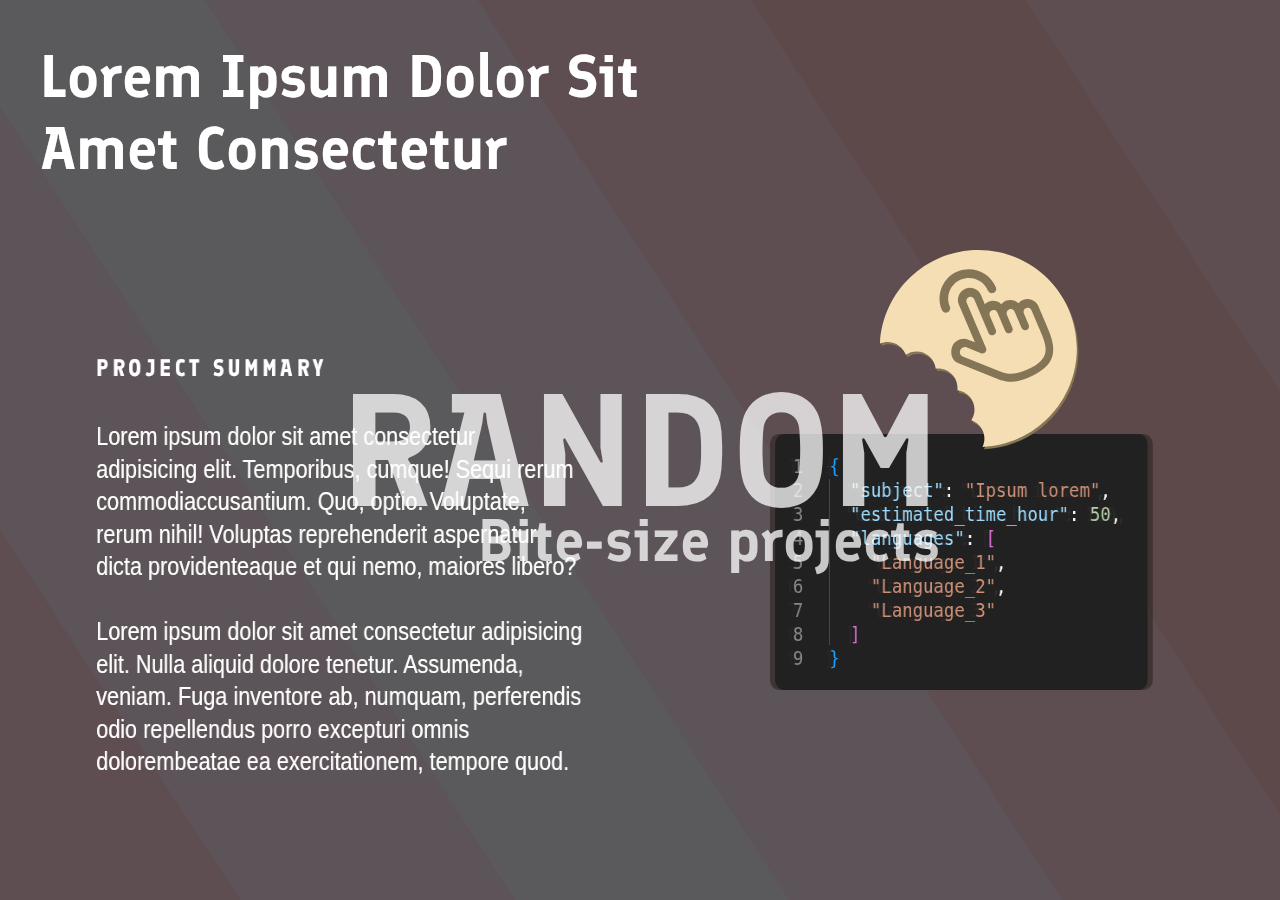
<file: pages/projects.html>
<!DOCTYPE html>
<html lang="fr">

<head>
    <title>Shade - Projects</title>
    <link rel="stylesheet" href="../style/css/base.css" />
    <link rel="stylesheet" href="../style/css/style-projects.css" />
    <!-- Tab icon -->
    <link href="../ressources/icons/tab-icon-light.svg" rel="icon" media="(prefers-color-scheme: light)" />
    <link href="../ressources/icons/tab-icon-dark.svg" rel="icon" media="(prefers-color-scheme: dark)" />
    <!-- Tab color -->
    <meta name="theme-color" content="#333">
    <meta name="msapplication-navbutton-color" content="#333">
    <meta name="apple-mobile-web-app-status-bar-style" content="#333">
    <meta name="viewport" content="width=device-width, initial-scale=1.0">
    <!-- Font awesome import -->
    <link rel="stylesheet" href="https://cdnjs.cloudflare.com/ajax/libs/font-awesome/4.7.0/css/font-awesome.min.css">
</head>

<body class="preload">
    <main id="projects-section">
        <div id="stripes">
            <div class="stripe"></div>
        </div>
        <h1 class="project-section-title">
            Random
        </h1>
        <button id="project-choice-btn" onclick="chooseProject()">
            <svg viewBox="0 0 255 255" xmlns="http://www.w3.org/2000/svg">
                <path
                    d="M 253 128.58 C 253 141.439 251.067 153.847 247.476 165.529 C 232.194 215.241 186.884 251.805 132.712 254.05 C 134.271 250.818 135.147 247.192 135.147 243.362 C 135.147 232.512 128.128 223.3 118.382 220.02 C 120.981 216.117 122.496 211.431 122.496 206.39 C 122.496 193.724 112.933 183.292 100.633 181.919 C 100.761 180.902 100.827 179.864 100.827 178.812 C 100.827 165.213 89.802 154.189 76.203 154.189 C 75.151 154.189 74.114 154.254 73.096 154.382 C 71.723 142.083 61.292 132.52 48.625 132.52 C 43.556 132.52 38.846 134.051 34.931 136.676 C 31.565 127.085 22.431 120.208 11.689 120.208 C 8.249 120.208 4.974 120.913 2 122.187 C 5.329 55.803 60.209 3 127.42 3 C 196.776 3 253 59.224 253 128.58 Z">
                </path>
                <path
                    d="M 251 125.581 C 251 193.161 197.614 248.277 130.712 251.051 C 132.271 247.819 133.147 244.192 133.147 240.362 C 133.147 229.513 126.126 220.3 116.381 217.019 C 118.981 213.117 120.496 208.432 120.496 203.391 C 120.496 190.723 110.933 180.293 98.633 178.919 C 98.762 177.901 98.826 176.864 98.826 175.813 C 98.826 162.213 87.802 151.189 74.202 151.189 C 73.152 151.189 72.114 151.253 71.097 151.383 C 69.722 139.084 59.292 129.52 46.624 129.52 C 41.555 129.52 36.846 131.051 32.931 133.675 C 29.564 124.086 20.432 117.208 9.689 117.208 C 6.249 117.208 2.974 117.912 0 119.187 C 3.33 52.804 58.209 0 125.419 0 C 194.776 0 251 56.224 251 125.581 Z">
                </path>
                <path
                    d="M 196.297 80.503 L 195.979 80.503 C 193.662 80.503 191.505 80.981 189.35 82.099 C 186.875 76.51 181.603 72.996 175.614 72.996 C 173.219 72.996 170.822 73.554 168.667 74.592 C 166.191 69.003 160.92 65.489 154.931 65.489 C 153.015 65.489 151.178 65.808 149.421 66.447 L 149.421 54.15 C 149.421 45.444 142.793 38.657 134.327 38.657 C 125.703 38.657 118.755 45.604 118.755 54.15 L 118.755 106.217 L 112.207 99.749 C 105.977 93.598 95.277 94.638 90.166 99.749 C 85.214 104.699 81.541 115.16 89.128 122.667 L 129.056 162.357 C 129.855 163.156 130.813 163.954 131.932 164.593 C 139.119 170.424 147.665 174.255 165.95 174.255 C 207.796 174.255 211.231 150.699 211.231 124.424 L 211.231 95.995 C 211.311 87.37 204.682 80.503 196.297 80.503 Z M 106.218 107.895 L 120.513 122.108 C 123.627 125.224 128.897 122.987 128.897 118.595 L 128.897 55.666 C 128.897 52.631 131.373 50.236 134.408 50.236 C 137.282 50.236 139.439 52.551 139.439 55.666 L 139.439 101.984 C 139.439 104.779 141.674 107.016 144.469 107.016 C 147.104 107.016 149.181 105.019 149.501 102.543 L 149.501 82.578 C 149.501 79.464 151.737 77.148 154.692 77.148 C 154.772 77.148 157.087 77.148 158.603 78.664 C 159.563 79.544 159.962 80.902 159.962 82.578 L 159.962 107.973 C 159.962 110.768 162.199 113.004 164.994 113.004 C 167.629 113.004 169.706 111.008 170.023 108.533 L 170.023 90.084 C 170.023 86.97 172.26 84.655 175.056 84.655 C 180.486 85.055 180.644 89.605 180.644 90.084 L 180.644 112.445 C 180.644 115.24 182.881 117.476 185.676 117.476 C 188.312 117.476 190.308 115.56 190.627 113.004 L 190.627 96.954 C 190.627 93.919 192.943 91.524 195.899 91.524 C 195.899 91.524 198.214 91.443 199.731 92.96 C 200.689 93.839 201.169 95.196 201.169 97.032 L 201.169 124.503 C 201.169 146.785 201.169 164.353 165.95 164.353 C 151.418 164.353 142.232 161.319 135.126 154.29 L 97.354 116.758 C 96.075 115.48 95.436 113.962 95.597 112.366 C 95.677 110.928 96.395 109.411 97.593 108.212 C 98.792 107.016 100.469 106.455 102.065 106.455 C 103.662 106.296 105.178 106.854 106.218 107.895 Z"
                    style="transform-box: fill-box; transform-origin: 50% 50%;"
                    transform="matrix(0.920234, -0.391369, 0.391369, 0.920234, -0.000001, -0.000004)"></path>
                <path
                    d="M 76.051 68.71 C 78.764 68.31 80.762 65.915 80.762 63.121 C 80.842 48.666 92.581 36.847 107.115 36.847 C 121.649 36.847 133.388 48.586 133.468 63.121 C 133.468 65.835 135.464 68.31 138.18 68.71 C 141.615 69.188 144.488 66.554 144.488 63.28 C 144.488 42.597 127.719 25.826 107.115 25.826 C 86.512 25.826 69.741 42.597 69.741 63.2 C 69.741 66.554 72.616 69.188 76.051 68.71 Z"
                    style="transform-box: fill-box; transform-origin: 50% 50%;"
                    transform="matrix(0.920234, -0.391369, 0.391369, 0.920234, -0.000001, 0.000002)"></path>
            </svg>
        </button>
        <button id="project-back-btn" onclick="chooseProject()">
            <svg viewBox="0 0 255 255" xmlns="http://www.w3.org/2000/svg">
                <path
                    d="M 253 128.58 C 253 141.439 251.067 153.847 247.476 165.529 C 232.194 215.241 186.884 251.805 132.712 254.05 C 134.271 250.818 135.147 247.192 135.147 243.362 C 135.147 232.512 128.128 223.3 118.382 220.02 C 120.981 216.117 122.496 211.431 122.496 206.39 C 122.496 193.724 112.933 183.292 100.633 181.919 C 100.761 180.902 100.827 179.864 100.827 178.812 C 100.827 165.213 89.802 154.189 76.203 154.189 C 75.151 154.189 74.114 154.254 73.096 154.382 C 71.723 142.083 61.292 132.52 48.625 132.52 C 43.556 132.52 38.846 134.051 34.931 136.676 C 31.565 127.085 22.431 120.208 11.689 120.208 C 8.249 120.208 4.974 120.913 2 122.187 C 5.329 55.803 60.209 3 127.42 3 C 196.776 3 253 59.224 253 128.58 Z">
                </path>
                <path
                    d="M 251 125.581 C 251 193.161 197.614 248.277 130.712 251.051 C 132.271 247.819 133.147 244.192 133.147 240.362 C 133.147 229.513 126.126 220.3 116.381 217.019 C 118.981 213.117 120.496 208.432 120.496 203.391 C 120.496 190.723 110.933 180.293 98.633 178.919 C 98.762 177.901 98.826 176.864 98.826 175.813 C 98.826 162.213 87.802 151.189 74.202 151.189 C 73.152 151.189 72.114 151.253 71.097 151.383 C 69.722 139.084 59.292 129.52 46.624 129.52 C 41.555 129.52 36.846 131.051 32.931 133.675 C 29.564 124.086 20.432 117.208 9.689 117.208 C 6.249 117.208 2.974 117.912 0 119.187 C 3.33 52.804 58.209 0 125.419 0 C 194.776 0 251 56.224 251 125.581 Z">
                </path>
                <path transform="matrix(0.982452, 0.186516, -0.186516, 0.982452, 61.511032, 32.822651)"
                    style="transform-origin: 77.988px 54.7948px;"
                    d="M 152.637 104.804 C 151.298 104.804 150.07 104.038 149.544 102.781 C 149.158 101.869 139.511 80.229 103.44 75.943 C 95.927 75.031 86.928 74.563 76 74.482 L 76 101.454 C 76 102.699 75.327 103.828 74.222 104.424 C 73.123 104.997 71.808 104.915 70.784 104.231 L 1.485 57.584 C 0.55 56.958 0 55.906 0 54.8 C 0 53.684 0.55 52.666 1.485 52.011 L 70.814 5.358 C 71.837 4.65 73.141 4.604 74.252 5.188 C 75.363 5.785 76.023 6.913 76.023 8.123 L 76.023 33.225 C 91.097 35.189 155.976 46.848 155.976 101.483 C 155.976 103.068 154.859 104.454 153.292 104.769 C 153.076 104.804 152.848 104.804 152.637 104.804 Z">
                </path>
            </svg>
        </button>
    </main>
</body>
<script src="../tools/js/projects-json-parser.js"></script>
<script>
    var wrapper = document.getElementById("stripes");
    var btn = document.getElementById("project-choice-btn");
    var back_btn = document.getElementById("project-back-btn");
    var project_slides = document.querySelectorAll(".project-slide");
    var project_choices = [];
    var last_slide;
    let size = document.body.clientWidth > 500 ? 250 : 150;
    let columns = Math.ceil((document.body.clientWidth / size));
    let angle_deg = 33;
    let angle_rad = angle_deg * Math.PI / 180;
    // const stripe_colors = [
    //     "#f50d4a",
    //     "#c50d4a",
    //     "#950d4a",
    //     "#650d4a",
    //     "#350d4a",
    //     "#650d4a",
    //     "#950d4a",
    //     "#c50d4a"
    // ];
    const stripe_colors = [
        "#7F6579",
        "#837D9D",
        "#7A99BC",
        "#70B5CD",
        "#7A99BC",
        "#837D9D"
    ];
    const createStripe = index => {
        const stripe = document.createElement("div");
        stripe.style.setProperty("--stripe-background", stripe_colors[index % stripe_colors.length]);
        stripe.classList.add("stripe");
        stripe.style.setProperty("--size", `${size * (index + 1)}px`);
        return stripe;
    };
    const createStripes = quantity => {
        Array.from(Array(quantity)).map((stripe, index) => {
            wrapper.appendChild(createStripe(index));
        });
    };

    const createGrid = () => {
        size = document.body.clientWidth > document.body.clientWidth ? 250 : 150;
        columns = Math.ceil(Math.max(document.body.clientWidth, document.body.clientHeight) / size);
        columns = columns % 2 == 0 ? columns + 1 : columns;
        screen_ratio = document.body.clientWidth > document.body.clientHeight ? (document.body.clientWidth / document.body.clientHeight) : (document.body.clientHeight / document.body.clientWidth);
        scale_factor = screen_ratio * Math.cos(angle_rad) * (1 / screen_ratio + Math.tan(angle_rad));
        wrapper.innerHTML = "";
        wrapper.style.setProperty("--columns", columns);
        wrapper.style.setProperty("--stripe-thickness", `${size}px`);
        wrapper.style.setProperty("--scale-factor", `${scale_factor}`);
        wrapper.style.setProperty("--angle-deg", `-${angle_deg}deg`);
        baseSide = document.body.clientWidth > document.body.clientHeight ? document.body.clientWidth : document.body.clientHeight;
        columns = Math.ceil(document.body.clientWidth / size + document.body.clientHeight / size);
        createStripes(columns);
    };

    function chooseProject() {
        wrapper = document.getElementById("stripes");
        is_expand = wrapper.classList.toggle("project-expand");
        btn = document.getElementById("project-choice-btn");
        back_btn = document.getElementById("project-back-btn");
        project_slides = document.querySelectorAll(".project-slide");
        btn.classList.toggle("project-expand");
        back_btn.classList.toggle("project-expand");
        if (is_expand) {
            if (project_choices.length <= 1) { project_choices = Array.from(document.querySelectorAll(".project-slide")); }
            console.log(project_choices);
            project_choice = project_choices.splice(Math.floor(Math.random() * project_choices.length), 1)[0];
            project_choice.classList.add("selected");
            last_slide = project_choice;
        } else {
            if (last_slide) { last_slide.classList.remove("selected"); }
            stripe_colors.unshift(stripe_colors.pop());
            document.querySelectorAll(".stripe").forEach((stripe, index) => {
                stripe.style.setProperty("--stripe-background", stripe_colors[index % stripe_colors.length]);
            });
        }
    }

    createGrid();
    window.onresize = () => createGrid();
    setTimeout(() => {
        document.body.classList.remove("preload");
    }, 1000);
</script>

</html>
</file>
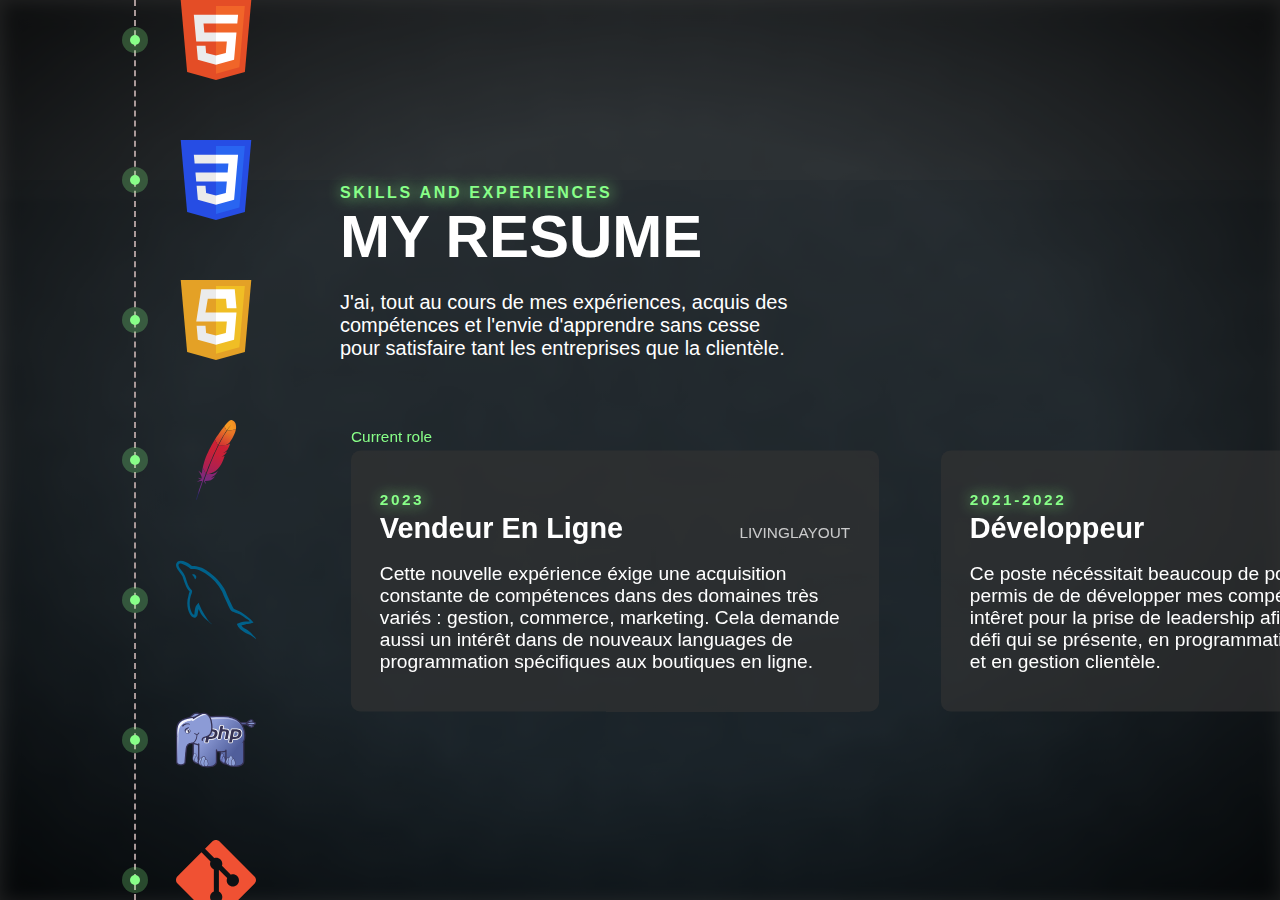
<file: pages/resume.html>
<!DOCTYPE html>
<html lang="fr">

<head>
    <title>Shade - Resume</title>
    <link rel="stylesheet" href="../style/css/base.css" />
    <link rel="stylesheet" href="../style/css/style-resume.css" />
    <!-- Tab icon -->
    <link href="../ressources/icons/tab-icon-light.svg" rel="icon" media="(prefers-color-scheme: light)" />
    <link href="../ressources/icons/tab-icon-dark.svg" rel="icon" media="(prefers-color-scheme: dark)" />
    <!-- Tab color -->
    <meta name="theme-color" content="#333">
    <meta name="msapplication-navbutton-color" content="#333">
    <meta name="apple-mobile-web-app-status-bar-style" content="#333">
    <meta name="viewport" content="width=device-width, initial-scale=1.0">
    <!-- Font awesome import -->
    <link rel="stylesheet" href="https://cdnjs.cloudflare.com/ajax/libs/font-awesome/4.7.0/css/font-awesome.min.css">
</head>

<body>
    <main>
        <div id="resume-section">
            <div class="error-effect"></div>
            <div id="skills-carousel">
                <ul>
                    <li><img src="../ressources/resume-skills-svg/resume-html-logo.svg" alt="HTML logo"></li>
                    <li><img src="../ressources/resume-skills-svg/resume-css-logo.svg" alt="CSS logo"></li>
                    <li><img src="../ressources/resume-skills-svg/resume-javascript-logo.svg" alt="JS logo"></li>
                    <li><img src="../ressources/resume-skills-svg/resume-apache-logo.svg" alt="Apache logo"></li>
                    <li><img src="../ressources/resume-skills-svg/resume-mysql-logo.svg" alt="MySQL logo"></li>
                    <li><img src="../ressources/resume-skills-svg/resume-php-logo.svg" alt="PHP logo"></li>
                    <li><img src="../ressources/resume-skills-svg/resume-git-logo.svg" alt="Git logo"></li>
                    <li><img src="../ressources/resume-skills-svg/resume-python-logo.svg" alt="Python logo"></li>
                </ul>
            </div>
            <div id="resume-main">
                <div id="resume-intro">
                    <h2 class="subtitle">skills and experiences</h2>
                    <h1 class="title">my resume</h1>
                    <p>As an individual with exquisite taste in the finest companies, I've been helped represent both
                        client and employer to the highest degree.</p>
                </div>
                <div id="xp-carousel"></div>
            </div>
        </div>
    </main>
</body>
<script defer src="../tools/js/resume_json_parser.js"></script>
<script>
    /* Automatic cloner for skills carousel infinite loop */
    skills_carousel = document.querySelector("#skills-carousel ul");
    skills_carousel.innerHTML += skills_carousel.innerHTML;
</script>
<script>
    /* Allow mouse drag to horizontal scroll XP carousel */
    const slider = document.getElementById("xp-carousel");
    slider.addEventListener("wheel", function (e) {
        slider.scrollLeft += e.deltaY;
    });
    let isDown = false;
    let startX;
    let scrollLeft;

    slider.addEventListener('mousedown', (e) => {
        isDown = true;
        slider.classList.add('active');
        startX = e.pageX - slider.offsetLeft;
        scrollLeft = slider.scrollLeft;
    });
    slider.addEventListener('mouseleave', () => {
        isDown = false;
        slider.classList.remove('active');
    });
    slider.addEventListener('mouseup', () => {
        isDown = false;
        slider.classList.remove('active');
    });
    slider.addEventListener('mousemove', (e) => {
        if (!isDown) return;
        e.preventDefault();
        const x = e.pageX - slider.offsetLeft;
        const walk = (x - startX);
        slider.scrollLeft = scrollLeft - walk;
    });


    // effect based on xp slider scroll percentage
    slider.onscroll = () => { updateSliderProgression(slider.scrollLeft) };

    function updateSliderProgression(scrollPos) {
        let maxScrollPos = slider.scrollWidth - slider.clientWidth;
        let progressPercentage = scrollPos / maxScrollPos;
        // `${progressPercentage}`;
    }
</script>

</html>
</file>
<file: style/css/base.css>
/* @font-face {
    font-family: 'font name';
    src: URL('/template/ressources/font/font.ttf');
} */

:root {
    font-size: 20px;
    font-family: 'PT Sans', sans-serif;

    --bg-primary-300: #222;
    --bg-primary-500: #111;
    --bg-primary-700: #000;
    --bg-secondary-300: #7ac;
    --bg-secondary-500: #58a;
    --bg-secondary-700: #368;

    --theme-primary-300: #cbb;
    --theme-primary-500: #a99;
    --theme-primary-700: #877;
    --theme-secondary-300: #c2afc0;
    --theme-secondary-500: #a28fa0;
    --theme-secondary-700: #826f80;

    --theme-shadow-300: #00f;
    --theme-shadow-500: #00f;
    --theme-shadow-700: #00f;

    --font-primary: #fff;
    --font-secondary: #8f8;

    --fw-bold: 700;
    --fw-semibold: 600;
    --fw-normal: 400;
    --fw-thin: 200;

    --fs-size-300: 0.8rem;
    --fs-size-500: 1rem;
    --fs-size-600: 1.5rem;
    --fs-size-700: 2rem;
    --fs-size-800: 3rem;
}

::-webkit-scrollbar {
    display: none;
}

* {
    margin: 0;
    padding: 0;
    list-style: none;
    text-decoration: none;
    /* DEBUG ONLY */
    /* outline: 1px solid red; */
}

body {
    background-color: var(--bg-primary-500);
    color: var(--font-primary);
}

body.preload * {
    pointer-events: none !important;
    animation-duration: 0s !important;
    transition-duration: 0s !important;
    animation-delay: 0s !important;
    transition-delay: 0s !important;
}

h1 {
    font-size: var(--fs-size-800);
    font-weight: var(--fw-semibold);
    text-transform: uppercase;
}

h2 {
    font-size: var(--fs-size-300);
    font-weight: var(--fw-bold);
    color: var(--font-secondary);
    letter-spacing: 0.3ch;
    text-transform: uppercase;
    text-shadow: var(--font-secondary) 1px 0 15px;
}

p {
    font-size: var(--fs-size-500);
}

@media only screen and (max-width:1024px) {
    :root {
        font-size: 16px;
    }
}
</file>
<file: style/css/style-projects.css>
@font-face {
    font-family: 'Finlandica';
    src: url('../fonts/Finlandica/Finlandica-VariableFont_wght.ttf');
}

:root {
    --theme-primary-500: #a99;
    --theme-secondary-500: #F5DEB3;

    --theme-shadow-500: #847557;

    --font-primary: #fff;
    --font-secondary: #8f8;

    --fw-bold: 700;
    --fw-semibold: 600;
    --fw-normal: 400;
    --fw-thin: 200;

    --fs-size-300: 0.8rem;
    --fs-size-500: 1rem;
    --fs-size-600: 1.5rem;
    --fs-size-700: 2rem;
    --fs-size-800: 3rem;

    --bg-project-slide: #55423d88;

    --stripes-scale: 11.5;

    --btn-transition-duration: 800ms;
    --stripes-transition-delay: 900ms;
    --stripes-transition-duration: 1s;
    --slide-transition-delay: 1.9s;
    --slide-transition-duration: 1s;
}

body {
    position: relative;
    z-index: -1;
}

h1,
h2 {
    font-family: 'Finlandica';
}

#projects-section {
    position: relative;
    background-size: 200%;
    height: 100vh;
    height: 100dvh;
    overflow: hidden;
    margin: 0;
    animation-play-state: running;
    display: flex;
    flex-direction: row;
    align-items: center;
    justify-content: center;
    z-index: -1;
}

.project-section-title {
    position: absolute;
    top: 50%;
    left: 50%;
    translate: -50% -50%;
    z-index: 3;
    opacity: 0.75;
    pointer-events: none;
    color: var(--font-primary);
    font-size: 4rem;
    line-height: 2rem;
    transition: opacity var(--stripes-transition-duration),
        scale var(--stripes-transition-duration) ease;
}

.project-section-title::before {
    content: 'Bite-size projects';
    position: absolute;
    bottom: 0;
    right: 0;
    text-transform: none;
    translate: 0 calc(100% + 0.5rem);
    font-size: var(--fs-size-600);
}

#stripes.project-expand+.project-section-title {
    opacity: 0;
    scale: var(--stripes-scale);
    transition: opacity calc(var(--stripes-transition-duration) - 0.5s) var(--stripes-transition-delay),
        scale var(--stripes-transition-duration) var(--stripes-transition-delay);
}

.project-slide {
    display: grid;
    grid-template-columns: 1fr;
    grid-auto-rows: auto 1fr;
    grid-template-areas:
        "title"
        "content-wrapper";
    width: 100vw;
    height: 100vh;
    height: 100dvh;
    position: absolute;
    top: 0;
    left: 0;
    background-color: var(--bg-project-slide);
    color: var(--font-primary);
    font-size: 3rem;
    perspective: 70rem;
    opacity: 1;
    filter: blur(0px);
    transition: opacity 0.25s ease;
    animation: hideSlide 0.25s forwards linear;
    overflow-x: hidden;
    overflow-y: scroll;
}

.title-wrapper {
    grid-area: title;
    display: flex;
    height: fit-content;
    justify-content: flex-start;
    align-items: center;
    padding: 3rem 0 2rem 0;
}

.project-slide .title {
    position: relative;
    min-width: calc(100% - 6rem);
    font-size: var(--fs-size-700);
    text-transform: capitalize;
    padding: 2rem 5rem 0 1rem;
}

.project-slide .title::before {
    content: '';
    position: absolute;
    bottom: 0;
    left: 100vw;
    translate: 0 100%;
    width: 70%;
    height: 0.5rem;
    background-color: var(--theme-primary-500);
    border-radius: 1rem 0 0 1rem;
    opacity: 0.5;
    transition: left 0.5s ease;
}

.project-slide.selected .title::before {
    left: 30%;
    transition: left 0.6s calc(var(--slide-transition-delay) + var(--slide-transition-duration) - 0.5s) ease;
}

.project-content-wrapper {
    display: flex;
    flex-direction: column;
    justify-content: center;
    align-items: flex-start;
    gap: 1ch;
    padding: 2rem 1rem 1rem 1rem;
    transform: rotate3d(-1, 0, 0, 30deg);
    transition: transform 0.5s ease;
}

.project-slide.selected .project-content-wrapper {
    transform: none;
    transition: transform var(--slide-transition-duration) calc(var(--slide-transition-delay) + var(--slide-transition-duration) - 0.5s) ease;
}

.project-info-wrapper {
    display: flex;
    flex-direction: row;
    justify-content: space-between;
    align-items: center;
    width: 100%;
}

h2.summary-title {
    font-size: 1.2rem;
    color: white;
    text-shadow: none;
}

.github-link {
    display: flex;
    justify-content: center;
    align-items: center;
    border-radius: 50%;
    width: 2rem;
    height: 2rem;
    z-index: 5;
    scale: 0;
    transition: scale var(--btn-transition-duration) var(--stripes-transition-duration) ease;
}

.project-slide.selected .github-link {
    scale: 1;
    transition: scale var(--btn-transition-duration) calc(var(--slide-transition-delay) + 0.5s) ease;
}

.github-link svg {
    width: 100%;
    height: 100%;
    fill: var(--font-primary);
}

.project-slide.selected {
    opacity: 0;
    filter: blur(20px);
    z-index: 4;
    transition: opacity var(--slide-transition-duration) ease;
    animation: displaySlide var(--slide-transition-duration) var(--slide-transition-delay) forwards linear;
}

@keyframes displaySlide {
    to {
        opacity: 1;
        filter: blur(0px);
    }
}

@keyframes hideSlide {
    to {
        opacity: 0;
        filter: blur(20px);
    }
}

.project-grid-content-wrapper {
    grid-area: content-wrapper;
    display: flex;
    flex-direction: column;
    justify-content: center;
    align-items: center;
    width: 100%;
    height: 100%;
}

p.project-content {
    font-size: 1.1rem;
    font-weight: var(--fw-thin);
    line-height: 1.3;
    text-wrap: balance;
}

.project-code-wrapper {
    width: 100%;
    min-width: calc(50vw - 4rem);
    display: flex;
    justify-content: center;
    align-items: center;
    padding: 2rem 1rem;
    padding: 1rem 1rem 2rem 1rem;
    transform: rotate3d(1, 0, 0, 30deg);
    transition: transform 0.5s ease;
}

.project-slide.selected .project-code-wrapper {
    transform: none;
    transition: transform var(--slide-transition-duration) calc(var(--slide-transition-delay) + var(--slide-transition-duration) - 0.5s) ease;
}

code span {
    display: inline-block;
}

.project-code-wrapper div {
    position: relative;
    max-width: 90vw;
    display: flex;
    flex-direction: column;
    justify-content: center;
    align-items: flex-start;
    background: #1f1f1fE0;
    padding: 1rem 1.5rem 1rem 1rem;
    border-radius: 0.5rem;
    counter-reset: line 0;
    font-size: var(--fs-size-300);
}

code span.selector {
    color: #9cdcfe;
}

code span.content {
    color: #ce9178;
}

code span.content-number {
    color: #b5cea8;
}

code span.curly-bracket {
    color: #179fff;
}

code span.square-bracket {
    color: #da70d6;
}

#stripes {
    display: grid;
    grid-template-columns: repeat(var(--columns), 1fr);
    grid-template-rows: 1fr;
    position: absolute;
    scale: var(--scale-factor);
    rotate: var(--angle-deg);
    width: 100%;
    height: 100%;
    transition: scale var(--stripes-transition-duration),
        filter var(--stripes-transition-duration) ease;
}

#stripes.project-expand {
    scale: var(--stripes-scale) var(--scale-factor);
    filter: blur(5px);
    transition: scale var(--stripes-transition-duration) var(--stripes-transition-delay) ease,
        filter var(--stripes-transition-duration) calc(var(--stripes-transition-delay) + 0.5s) ease;
}

.stripe {
    background-color: var(--stripe-background);
    transition: background-color var(--stripes-transition-duration) calc(var(--stripes-transition-delay) - 0.5s);
    scale: 1.05 1;
}

#project-choice-btn,
#project-back-btn.project-expand {
    position: absolute;
    top: 50%;
    left: 50%;
    translate: calc(50% - 12rem) calc(1.9rem);
    width: 5rem;
    height: 5rem;
    background-color: transparent;
    clip-path: polygon(0% 50%, 50% 100%, 100% 100%, 100% 0%, 0% 0%);
    border-radius: 50%;
    border: none;
    outline: none;
    cursor: pointer;
    z-index: 5;
    scale: 1;
    transition: scale var(--btn-transition-duration) var(--stripes-transition-duration) ease;
}

#project-back-btn.project-expand {
    top: 0;
    left: unset;
    right: 0;
    translate: -1rem 1rem;
    transition: scale var(--btn-transition-duration) calc(var(--slide-transition-delay) + 0.5s) ease;
}

#project-choice-btn.project-expand {
    scale: 0;
    animation: hideBtn var(--btn-transition-duration) ease;
}

#project-back-btn {
    scale: 0;
    animation: hideBtn 0.5s ease;
}

@keyframes hideBtn {
    0% {
        scale: 1;
    }

    37.5% {
        scale: 1.2;
    }

    100% {
        scale: 0;
    }
}

#project-choice-btn svg path,
#project-back-btn.project-expand svg path {
    /* fill: #ffcf76; */
    fill: var(--theme-shadow-500);
    transition: opacity calc(0.375 * var(--btn-transition-duration)) var(--stripes-transition-duration) ease;
}

#project-back-btn.project-expand svg path {
    opacity: 1;
}

#project-choice-btn svg path:nth-child(2),
#project-back-btn svg path:nth-child(2) {
    fill: var(--theme-secondary-500);
}

#project-choice-btn.project-expand svg path:nth-child(3),
#project-choice-btn.project-expand svg path:nth-child(4),
#project-back-btn svg path {
    fill: var(--theme-shadow-500);
    opacity: 0;
    transition: opacity calc(0.375 * var(--btn-transition-duration)) ease;
}

@media only screen and (min-width: 768px) {
    .title-wrapper {
        grid-area: title;
        display: flex;
        justify-content: flex-start;
        align-items: center;
        padding: 0 0 2rem 0;
    }

    .project-slide .title {
        font-size: var(--fs-size-800);
        min-width: calc(100% - 7.5rem);
        padding: 2rem 7.5rem 0 1rem;
    }

    .project-section-title::before {
        font-size: var(--fs-size-800);
    }


    .project-grid-content-wrapper {
        flex-direction: row;
    }

    .project-code-wrapper div>code::before {
        content: counter(line);
        display: inline-block;
        padding: 0 0.5rem 0 0;
        width: 1.6rem;
        color: #888;
        counter-increment: line;
    }

    .project-code-wrapper div::before {
        content: '';
        position: absolute;
        top: calc((100% - 2rem) * 0.1 + 1rem + 3px);
        left: calc(1.6rem + 1.5rem);
        width: 1px;
        height: calc((100% - 2rem) * 0.8 - 6px);
        background-color: #707070A0;
    }

    .project-code-wrapper {
        padding: 0 2rem 0 1rem;
    }

    .project-code-wrapper div {
        font-size: var(--fs-size-500);
    }

    .project-section-title {
        font-size: 8rem;
        line-height: 4rem;
    }

    #project-choice-btn {
        translate: calc(-50% + 17rem) calc(-50% - 5rem);
        width: 10rem;
        height: 10rem;
    }

    #project-back-btn.project-expand {
        translate: -1.5rem 1.5rem;
    }

    .project-content-wrapper {
        padding: 1rem 1rem 1rem 2rem;
    }
}

@media only screen and (min-width:1024px) {
    .project-slide {
        grid-template-columns: 1fr 1fr;
        grid-auto-rows: auto 1fr;
        grid-template-areas: "title span"
            "content-wrapper content-wrapper";
    }

    .project-slide .title {
        position: relative;
        text-transform: capitalize;
        min-width: 100%;
        padding: 2rem 0 0 2rem;
    }

    .project-slide .title::before {
        width: 170%;
    }

    .project-code-wrapper {
        transform: rotate3d(0, -1, 0, 30deg);
    }

    .project-content-wrapper {
        padding: 1rem 1rem 1rem 3rem;
        transform: rotate3d(0, 1, 0, 30deg);
    }

    .project-content-wrapper p {
        font-size: 1.25rem;
    }
}
</file>
<file: style/css/style-resume.css>
/* @font-face {
    font-family: 'font name';
    src: URL('/template/ressources/font/font.ttf');
} */

:root {
    font-size: 20px;
    font-family: 'PT Sans', sans-serif;

    --bg-primary-300: #222;
    --bg-primary-500: #111;
    --bg-primary-700: #000;
    --bg-secondary-300: #7ac;
    --bg-secondary-500: #58a;
    --bg-secondary-700: #368;

    --theme-primary-300: #cbb;
    --theme-primary-500: #a99;
    --theme-primary-700: #877;
    --theme-secondary-300: #c2afc0;
    --theme-secondary-500: #a28fa0;
    --theme-secondary-700: #826f80;

    --theme-shadow: #00f;

    --font-primary: #fff;
    --font-secondary: #8f8;

    --transition-speed: 400ms;
    --fast-transition-speed: 150ms;
    --animation-speed-loop-lightbeat: 1s;
    --animation-speed-loop-skills-carousel: 15s;

    --fw-bold: 700;
    --fw-semibold: 600;
    --fw-normal: 400;
    --fw-thin: 200;

    --fs-size-300: 0.8rem;
    --fs-size-500: 1rem;
    --fs-size-600: 1.5rem;
    --fs-size-700: 2rem;
    --fs-size-800: 3rem;

    --skill-line-thickness: 2px;
    --skill-line-gap: 2rem;
    --skill-svg-size: 3.5rem;
}

::-webkit-scrollbar {
    display: none;
}

* {
    margin: 0;
    padding: 0;
    list-style: none;
    text-decoration: none;
    color: var(--font-primary);
}

h1 {
    font-size: var(--fs-size-800);
    font-weight: var(--fw-semibold);
    text-transform: uppercase;
}

h2 {
    font-size: var(--fs-size-300);
    font-weight: var(--fw-bold);
    color: var(--font-secondary);
    letter-spacing: 0.3ch;
    text-transform: uppercase;
    text-shadow: var(--font-secondary) 1px 0 15px;
}

p {
    font-size: var(--fs-size-500);
}

#resume-section {
    position: relative;
    background-color: var(--bg-primary-500);
    display: grid;
    grid-template-rows: clamp(8rem, 18vh, 15rem) 1fr;
    min-height: 100vh;
    min-height: 100dvh;
    align-items: center;
    user-select: none;
}

.error-effect {
    position: absolute;
    top: 0;
    width: 100%;
    height: 100%;
    background-color: var(--bg-secondary-500);
    background-image: url([data-uri]);
    background-size: 100%;
    animation: noise 200ms infinite linear, changeColor 10s infinite linear alternate;
    filter: brightness(0.25);
}

@keyframes changeColor {
    from {
        background-color: var(--theme-primary-500);
    }

    to {
        background-color: var(--theme-secondary-500);
    }
}

@keyframes noise {
    0% {
        background-position: 0px 1000px;
    }

    50% {
        background-position: -1000px;
    }

    100% {
        background-position: 100px 0px;
    }
}

.error-effect::before {
    content: '';
    position: absolute;
    width: 100%;
    height: 20%;
    background: #ffffff33;
    animation: noiseEffect 4s infinite linear;
}

@keyframes noiseEffect {
    0% {
        top: -20%;
        opacity: 0;
    }

    20% {
        opacity: 0;
    }

    50% {
        opacity: 0.8;
    }

    80% {
        opacity: 0;
    }

    100% {
        top: 100%;
        translate: 0 -100%;
        opacity: 0;
    }
}

.error-effect::after {
    content: '';
    position: absolute;
    width: 100%;
    height: 100%;
    background: radial-gradient(transparent 50%, #000000cc), linear-gradient(#ffffff66 10%, transparent);
    box-shadow: inset 0 5px 25px #ffffff33, inset 5px 0 15px #ffffff33, inset -5px 0 15px #ffffff1a, 0 0 10px #000000, inset 0 200px 5px #ffffff0d;
}

#resume-main {
    position: relative;
    display: grid;
    gap: 3rem;
    margin: 2rem 0;
}

#resume-intro {
    margin: 0 1rem;
}

#resume-intro .subtitle {
    animation: displayLightingBlink 1.75s 0.8s backwards;
}

@keyframes displayLightingBlink {
    0% {
        opacity: 0.6;
        text-shadow: var(--font-secondary) 1px 0 9px;
    }

    20% {
        opacity: 0.9;
        text-shadow: var(--font-secondary) 1px 0 13px;
    }

    25% {
        opacity: 0.9;
        text-shadow: var(--font-secondary) 1px 0 15px;
    }

    30% {
        opacity: 0.5;
        text-shadow: var(--font-secondary) 1px 0 7px;
    }

    45% {
        opacity: 0.5;
        text-shadow: var(--font-secondary) 1px 0 7px;
    }

    50% {
        opacity: 0.75;
        text-shadow: var(--font-secondary) 1px 0 11px;
    }

    60% {
        opacity: 0.5;
        text-shadow: var(--font-secondary) 1px 0 7px;
    }

    100% {
        opacity: 1;
        text-shadow: var(--font-secondary) 1px 0 15px;
    }
}

#resume-intro p {
    text-wrap: balance;
    margin-top: 1rem;
    animation: displayLeftToRight 1s 0.25s backwards;
}

#resume-intro .title {
    line-height: 1.15;
    animation: displayLeftToRight 1s;
}

@keyframes displayLeftToRight {
    from {
        opacity: 0;
        translate: -2rem 0;
    }

    to {
        opacity: 1;
        translate: 0 0;
    }
}

#skills-carousel img {
    width: var(--skill-svg-size);
    height: var(--skill-svg-size);
    user-select: none;
    -webkit-user-drag: none;
}

#skills-carousel {
    /* display: flex; */
    /* gap: 3rem; */
    height: 100%;
    overflow: hidden;
    position: relative;
}

#skills-carousel::before {
    content: '';
    position: absolute;
    width: 100%;
    top: calc(30% - var(--skill-line-thickness));
    height: var(--skill-line-thickness);
    border-top: calc(var(--skill-line-thickness)) dashed var(--theme-primary-500);
}

#skills-carousel ul {
    display: flex;
    position: absolute;
    gap: 3rem;
    justify-content: space-evenly;
    padding-top: var(--skill-line-gap);
    top: 30%;
    left: 0;
    animation: scrollSkillsLogo var(--animation-speed-loop-skills-carousel) linear infinite;
}

@keyframes scrollSkillsLogo {
    from {
        translate: 0 0;
    }

    to {
        translate: calc(-50% - 1.5rem) 0;
    }
}

#skills-carousel li {
    position: relative;
    display: flex;
    justify-content: center;
    align-items: center;
}

#skills-carousel li::before,
#skills-carousel li::after {
    content: '';
    position: absolute;
    top: 0;
    left: 50%;
    translate: -50% calc(-50% - var(--skill-line-gap) - var(--skill-line-thickness) / 2);
    border-radius: 50%;
}

#skills-carousel li::before {
    width: 1.3rem;
    height: 1.3rem;
    background-color: var(--font-secondary);
    opacity: 0.25;
}

#skills-carousel li::after {
    width: 0.5rem;
    height: 0.5rem;
    background-color: var(--font-secondary);
    animation: lightBeat var(--animation-speed-loop-lightbeat) infinite alternate;
}

@keyframes lightBeat {
    from {
        box-shadow: 0px 0px 20px 3px var(--font-secondary);
    }

    to {
        box-shadow: 0px 0px 30px 5px #ffffff;
    }
}


#xp-carousel {
    align-self: start;
    display: flex;
    min-height: 11.5rem;
    gap: 2rem;
    overflow-x: scroll;
    scrollbar-color: var(--bg-primary-300) var(--theme-primary-300);
    scroll-snap-type: x proximity;
    margin-bottom: 1rem;
    cursor: grab;
    animation: displayLeftToRight 1s 0.75s backwards;
}

#xp-carousel.active {
    cursor: grabbing;
}

#skills-carousel::-webkit-scrollbar,
#xp-carousel::-webkit-scrollbar {
    display: none;
}

.xp-card-wrapper {
    min-width: calc(100vw - 2rem);
    border-radius: 0.5rem;
    margin-top: 1.25rem;
    /* background-color: var(--theme-primary-700); */
    background-color: #333333a0;
    scroll-snap-align: center;
}

.xp-card[current-role-text]::before {
    content: attr(current-role-text) '';
    position: absolute;
    color: var(--font-secondary);
    font-size: var(--fs-size-300);
    font-weight: var(--fw-thin);
    top: -2rem;
    left: -1.5rem;
    translate: 0 calc(-100% - 0.25rem);
}

.xp-card-wrapper:first-child {
    margin-left: 1rem;
}

.xp-card-wrapper:last-child {
    margin-right: 1rem;
}

.xp-card {
    position: relative;
    display: flex;
    flex-direction: column;
    margin: 2rem 1.5rem;
    gap: 1rem;
    user-select: none;
}

.xp-card .company {
    opacity: 0.75;
    font-size: var(--fs-size-300);
    color: var(--font-primary);
    text-transform: uppercase;
}

#xp-carousel p {
    font-weight: var(--fw-thin);
}

.job-info {
    display: flex;
    flex-direction: row;
    gap: 0.5rem;
    align-items: baseline;
    justify-content: space-between;
}

.card-title {
    font-size: var(--fs-size-600);
    text-transform: capitalize;
    line-height: 1.1;
}

.job-year {
    line-height: 1.5;
}

@media only screen and (min-width: 768px) {
    :root {
        --skill-svg-size: 4rem;
    }

    #resume-section {
        grid-template-columns: clamp(7.5rem, 20vw, 15rem) 1fr;
        grid-template-rows: auto;
        gap: 5vw;
    }

    #resume-intro p {
        width: 60%;
    }

    #skills-carousel ul {
        flex-direction: column;
        align-items: end;
        min-width: var(--skill-svg-size);
        border-top: none;
        padding-top: 0;
        top: 0;
        left: unset;
        right: 0;
        padding-left: var(--skill-line-gap);
        transform: none;
    }

    @keyframes scrollSkillsLogo {
        from {
            translate: 0 0;
        }

        to {
            translate: 0 calc(-50% - 1.5rem);
        }
    }

    #skills-carousel {
        justify-content: end;
        align-items: center;
    }

    #skills-carousel::before {
        width: var(--skill-line-thickness);
        top: 0;
        left: calc(100% - var(--skill-svg-size) - var(--skill-line-gap) - var(--skill-line-thickness));
        height: 100%;
        border-top: 0;
        border-left: calc(var(--skill-line-thickness)) dashed var(--theme-primary-500);
    }

    #resume-main {
        margin: 0;
    }

    #xp-carousel {
        gap: 2rem;
        scroll-snap-type: none;
        margin-bottom: 0;
    }

    .xp-card-wrapper {
        min-width: 27.5rem;
        transform-origin: 50% 50%;
        transform: scale(0.96);
        transition: transform 0.5s ease;
    }

    .xp-card-wrapper:hover {
        transform-origin: 50% 50%;
        transform: scale(1);
        transition: transform 0.5s ease;
    }

    #skills-carousel li::before,
    #skills-carousel li::after {
        top: 50%;
        left: 0;
        translate: calc(-50% - var(--skill-line-gap) - var(--skill-line-thickness) / 2) -50%;
    }
}

@media only screen and (max-width:1100px) {
    :root {
        font-size: 16px;
    }
}
</file>
